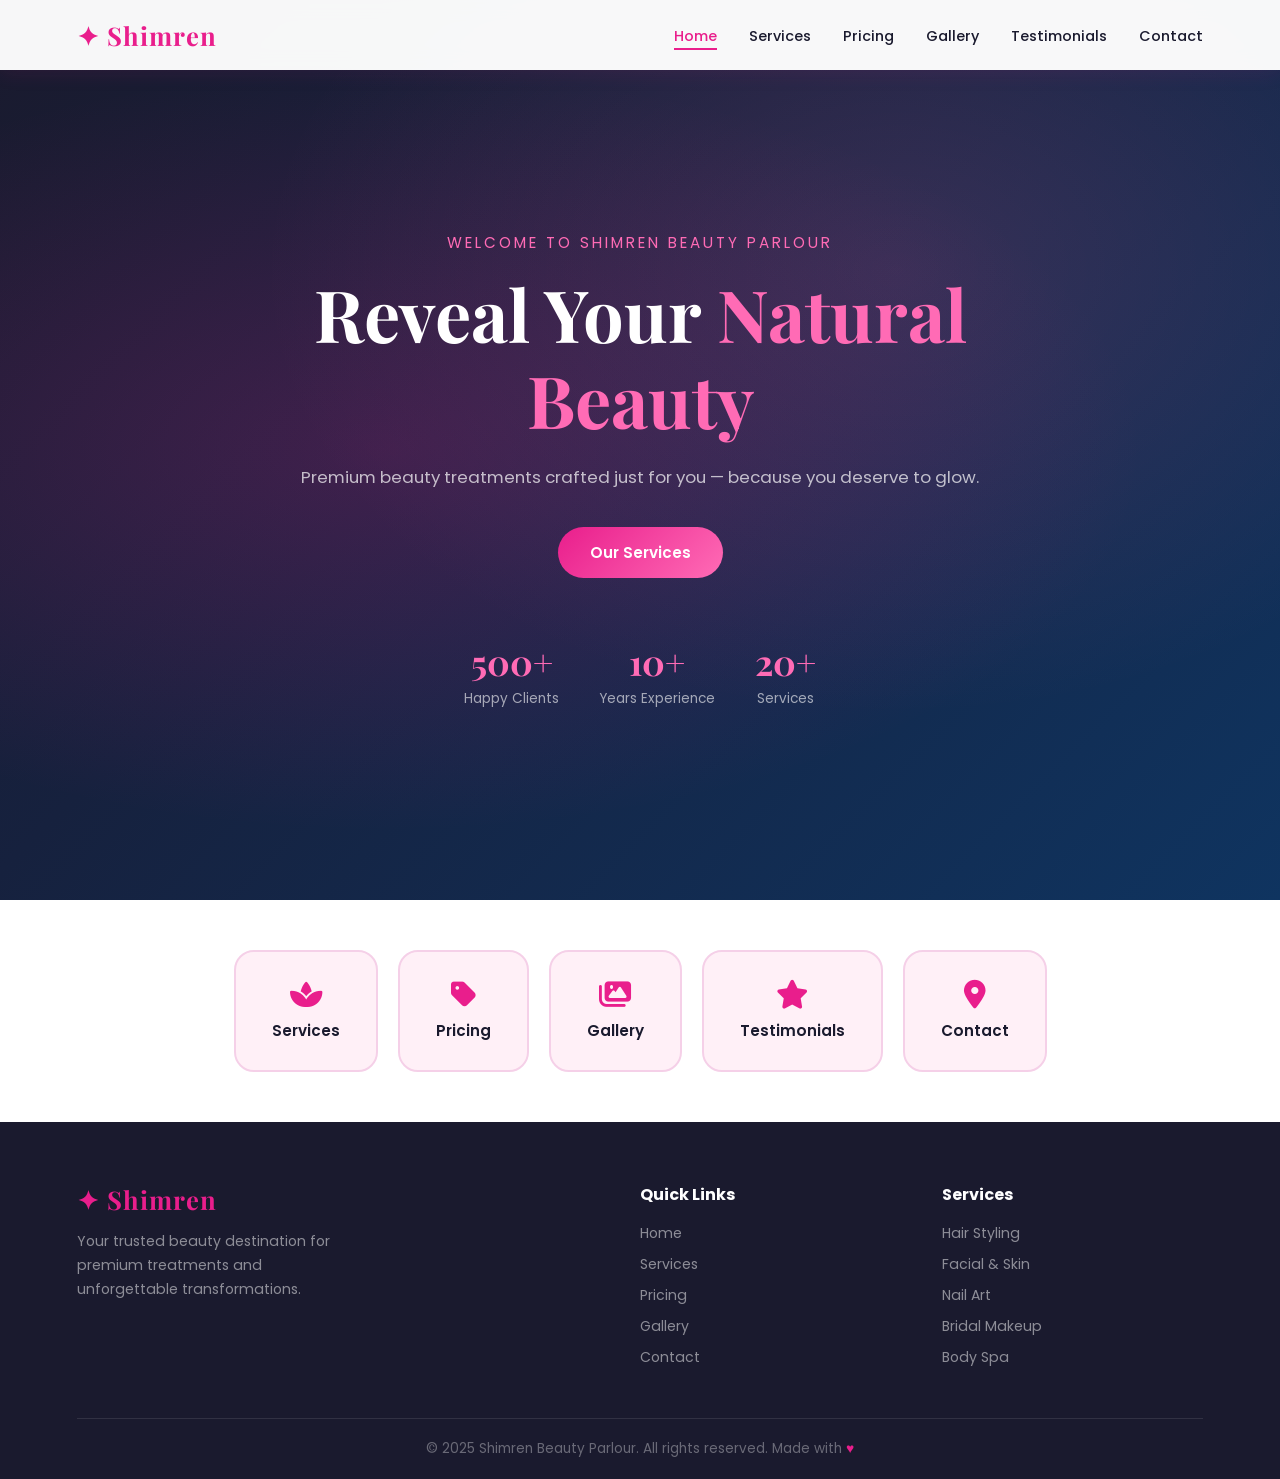
<file: index.html>
<!DOCTYPE html>
<html lang="en">
<head>
  <meta charset="UTF-8"/>
  <meta name="viewport" content="width=device-width, initial-scale=1.0"/>
  <title>Shimren Beauty Parlour – Home</title>
  <link rel="stylesheet" href="style.css"/>
  <link href="https://fonts.googleapis.com/css2?family=Playfair+Display:wght@400;600;700&family=Poppins:wght@300;400;500;600&display=swap" rel="stylesheet"/>
  <link rel="stylesheet" href="https://cdnjs.cloudflare.com/ajax/libs/font-awesome/6.5.0/css/all.min.css"/>
</head>
<body>

  <nav class="navbar" id="navbar">
    <div class="logo">✦ Shimren</div>
    <ul class="nav-links">
      <li><a href="index.html" class="active">Home</a></li>
      <li><a href="services.html">Services</a></li>
      <li><a href="pricing.html">Pricing</a></li>
      <li><a href="gallery.html">Gallery</a></li>
      <li><a href="testimonials.html">Testimonials</a></li>
      <li><a href="contact.html">Contact</a></li>
    </ul>
    <div class="hamburger" onclick="toggleMenu()"><i class="fas fa-bars"></i></div>
  </nav>

  <section class="hero">
    <div class="hero-content">
      <p class="hero-sub">Welcome to Shimren Beauty Parlour</p>
      <h1>Reveal Your <span>Natural Beauty</span></h1>
      <p class="hero-desc">Premium beauty treatments crafted just for you — because you deserve to glow.</p>
      <div class="hero-btns">
        <a href="services.html" class="btn-primary">Our Services</a>
      </div>
    </div>
    <div class="hero-badges">
      <div class="badge"><span>500+</span><p>Happy Clients</p></div>
      <div class="badge"><span>10+</span><p>Years Experience</p></div>
      <div class="badge"><span>20+</span><p>Services</p></div>
    </div>
  </section>

  <section class="quick-nav">
    <a href="services.html" class="qcard"><i class="fas fa-spa"></i><span>Services</span></a>
    <a href="pricing.html" class="qcard"><i class="fas fa-tag"></i><span>Pricing</span></a>
    <a href="gallery.html" class="qcard"><i class="fas fa-images"></i><span>Gallery</span></a>
    <a href="testimonials.html" class="qcard"><i class="fas fa-star"></i><span>Testimonials</span></a>
    <a href="contact.html" class="qcard"><i class="fas fa-map-marker-alt"></i><span>Contact</span></a>
  </section>

  <footer class="footer">
    <div class="footer-content">
      <div class="footer-brand">
        <div class="logo">✦ Shimren</div>
        <p>Your trusted beauty destination for premium treatments and unforgettable transformations.</p>
      </div>
      <div class="footer-links">
        <h4>Quick Links</h4>
        <a href="index.html">Home</a>
        <a href="services.html">Services</a>
        <a href="pricing.html">Pricing</a>
        <a href="gallery.html">Gallery</a>
        <a href="contact.html">Contact</a>
      </div>
      <div class="footer-links">
        <h4>Services</h4>
        <a href="services.html">Hair Styling</a>
        <a href="services.html">Facial &amp; Skin</a>
        <a href="services.html">Nail Art</a>
        <a href="services.html">Bridal Makeup</a>
        <a href="services.html">Body Spa</a>
      </div>
    </div>
    <div class="footer-bottom">
      <p>© 2025 Shimren Beauty Parlour. All rights reserved. Made with <span>♥</span></p>
    </div>
  </footer>

  <script src="script.js"></script>
</body>
</html>
</file>
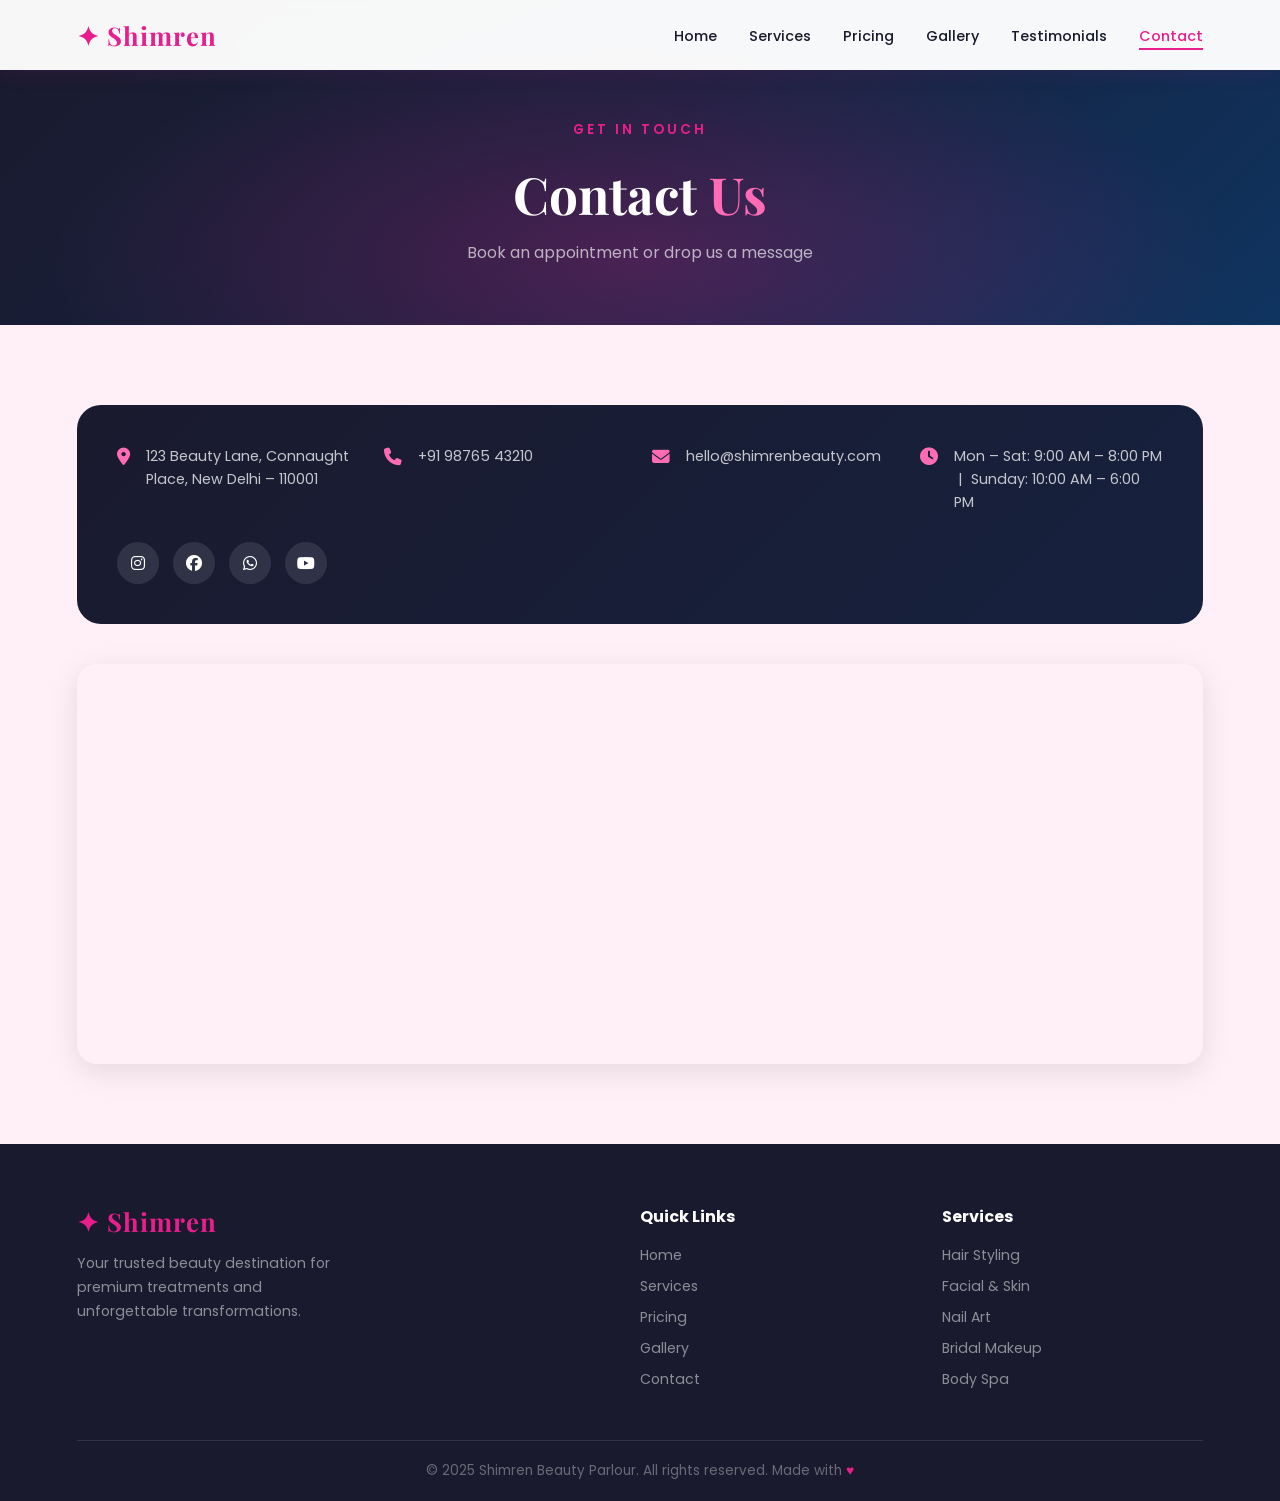
<file: contact.html>
<!DOCTYPE html>
<html lang="en">
<head>
  <meta charset="UTF-8"/>
  <meta name="viewport" content="width=device-width, initial-scale=1.0"/>
  <title>Shimren – Contact</title>
  <link rel="stylesheet" href="style.css"/>
  <link href="https://fonts.googleapis.com/css2?family=Playfair+Display:wght@400;600;700&family=Poppins:wght@300;400;500;600&display=swap" rel="stylesheet"/>
  <link rel="stylesheet" href="https://cdnjs.cloudflare.com/ajax/libs/font-awesome/6.5.0/css/all.min.css"/>
</head>
<body>

  <nav class="navbar" id="navbar">
    <div class="logo">✦ Shimren</div>
    <ul class="nav-links">
      <li><a href="index.html">Home</a></li>
      <li><a href="services.html">Services</a></li>
      <li><a href="pricing.html">Pricing</a></li>
      <li><a href="gallery.html">Gallery</a></li>
      <li><a href="testimonials.html">Testimonials</a></li>
      <li><a href="contact.html" class="active">Contact</a></li>
    </ul>
    <div class="hamburger" onclick="toggleMenu()"><i class="fas fa-bars"></i></div>
  </nav>

  <div class="page-hero">
    <span class="section-tag">Get In Touch</span>
    <h1>Contact <span>Us</span></h1>
    <p>Book an appointment or drop us a message</p>
  </div>

  <section class="section contact-section">
    <div class="contact-info-full">
      <div class="info-item"><i class="fas fa-map-marker-alt"></i><p>123 Beauty Lane, Connaught Place, New Delhi – 110001</p></div>
      <div class="info-item"><i class="fas fa-phone"></i><p>+91 98765 43210</p></div>
      <div class="info-item"><i class="fas fa-envelope"></i><p>hello@shimrenbeauty.com</p></div>
      <div class="info-item"><i class="fas fa-clock"></i><p>Mon – Sat: 9:00 AM – 8:00 PM &nbsp;|&nbsp; Sunday: 10:00 AM – 6:00 PM</p></div>
      <div class="social-links">
        <a href="#" aria-label="Instagram"><i class="fab fa-instagram"></i></a>
        <a href="#" aria-label="Facebook"><i class="fab fa-facebook"></i></a>
        <a href="#" aria-label="WhatsApp"><i class="fab fa-whatsapp"></i></a>
        <a href="#" aria-label="YouTube"><i class="fab fa-youtube"></i></a>
      </div>
    </div>
    <div class="map-container">
      <iframe
        src="https://www.google.com/maps/embed?pb=!1m18!1m12!1m3!1d3501.9!2d77.2195!3d28.6315!2m3!1f0!2f0!3f0!3m2!1i1024!2i768!4f13.1!3m3!1m2!1s0x390cfd37b741d057%3A0xcdee88e47393c3f1!2sConnaught%20Place%2C%20New%20Delhi!5e0!3m2!1sen!2sin!4v1700000000000"
        allowfullscreen="" loading="lazy" referrerpolicy="no-referrer-when-downgrade" title="Shimren Location">
      </iframe>
    </div>
  </section>

  <footer class="footer">
    <div class="footer-content">
      <div class="footer-brand">
        <div class="logo">✦ Shimren</div>
        <p>Your trusted beauty destination for premium treatments and unforgettable transformations.</p>
      </div>
      <div class="footer-links">
        <h4>Quick Links</h4>
        <a href="index.html">Home</a>
        <a href="services.html">Services</a>
        <a href="pricing.html">Pricing</a>
        <a href="gallery.html">Gallery</a>
        <a href="contact.html">Contact</a>
      </div>
      <div class="footer-links">
        <h4>Services</h4>
        <a href="services.html">Hair Styling</a>
        <a href="services.html">Facial &amp; Skin</a>
        <a href="services.html">Nail Art</a>
        <a href="services.html">Bridal Makeup</a>
        <a href="services.html">Body Spa</a>
      </div>
    </div>
    <div class="footer-bottom">
      <p>© 2025 Shimren Beauty Parlour. All rights reserved. Made with <span>♥</span></p>
    </div>
  </footer>

  <script src="script.js"></script>
</body>
</html>
</file>
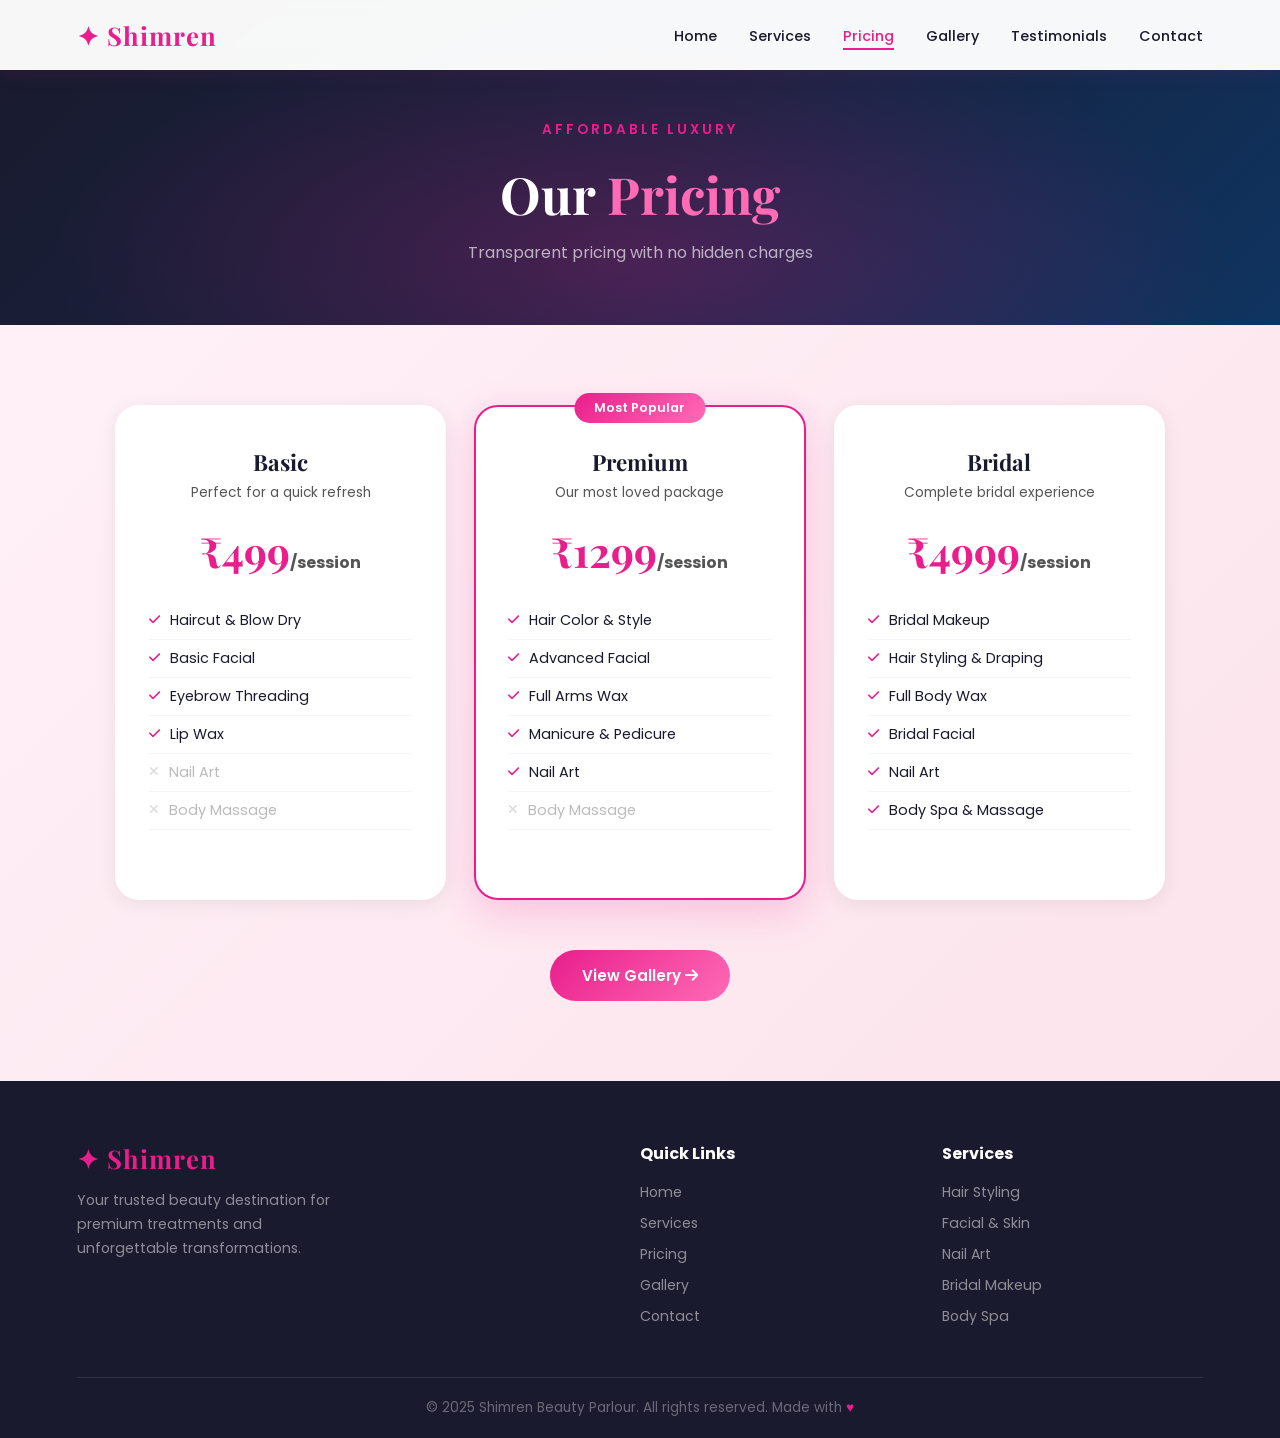
<file: pricing.html>
<!DOCTYPE html>
<html lang="en">
<head>
  <meta charset="UTF-8"/>
  <meta name="viewport" content="width=device-width, initial-scale=1.0"/>
  <title>Shimren – Pricing</title>
  <link rel="stylesheet" href="style.css"/>
  <link href="https://fonts.googleapis.com/css2?family=Playfair+Display:wght@400;600;700&family=Poppins:wght@300;400;500;600&display=swap" rel="stylesheet"/>
  <link rel="stylesheet" href="https://cdnjs.cloudflare.com/ajax/libs/font-awesome/6.5.0/css/all.min.css"/>
</head>
<body>

  <nav class="navbar" id="navbar">
    <div class="logo">✦ Shimren</div>
    <ul class="nav-links">
      <li><a href="index.html">Home</a></li>
      <li><a href="services.html">Services</a></li>
      <li><a href="pricing.html" class="active">Pricing</a></li>
      <li><a href="gallery.html">Gallery</a></li>
      <li><a href="testimonials.html">Testimonials</a></li>
      <li><a href="contact.html">Contact</a></li>
    </ul>
    <div class="hamburger" onclick="toggleMenu()"><i class="fas fa-bars"></i></div>
  </nav>

  <div class="page-hero">
    <span class="section-tag">Affordable Luxury</span>
    <h1>Our <span>Pricing</span></h1>
    <p>Transparent pricing with no hidden charges</p>
  </div>

  <section class="section pricing-section">
    <div class="pricing-grid">
      <div class="pricing-card">
        <div class="pricing-top">
          <h3>Basic</h3>
          <p>Perfect for a quick refresh</p>
        </div>
        <div class="price">₹499<span>/session</span></div>
        <ul>
          <li><i class="fas fa-check"></i> Haircut &amp; Blow Dry</li>
          <li><i class="fas fa-check"></i> Basic Facial</li>
          <li><i class="fas fa-check"></i> Eyebrow Threading</li>
          <li><i class="fas fa-check"></i> Lip Wax</li>
          <li class="disabled"><i class="fas fa-times"></i> Nail Art</li>
          <li class="disabled"><i class="fas fa-times"></i> Body Massage</li>
        </ul>
      </div>
      <div class="pricing-card featured">
        <div class="badge-popular">Most Popular</div>
        <div class="pricing-top">
          <h3>Premium</h3>
          <p>Our most loved package</p>
        </div>
        <div class="price">₹1299<span>/session</span></div>
        <ul>
          <li><i class="fas fa-check"></i> Hair Color &amp; Style</li>
          <li><i class="fas fa-check"></i> Advanced Facial</li>
          <li><i class="fas fa-check"></i> Full Arms Wax</li>
          <li><i class="fas fa-check"></i> Manicure &amp; Pedicure</li>
          <li><i class="fas fa-check"></i> Nail Art</li>
          <li class="disabled"><i class="fas fa-times"></i> Body Massage</li>
        </ul>
      </div>
      <div class="pricing-card">
        <div class="pricing-top">
          <h3>Bridal</h3>
          <p>Complete bridal experience</p>
        </div>
        <div class="price">₹4999<span>/session</span></div>
        <ul>
          <li><i class="fas fa-check"></i> Bridal Makeup</li>
          <li><i class="fas fa-check"></i> Hair Styling &amp; Draping</li>
          <li><i class="fas fa-check"></i> Full Body Wax</li>
          <li><i class="fas fa-check"></i> Bridal Facial</li>
          <li><i class="fas fa-check"></i> Nail Art</li>
          <li><i class="fas fa-check"></i> Body Spa &amp; Massage</li>
        </ul>
      </div>
    </div>
    <div class="page-cta">
      <a href="gallery.html" class="btn-primary">View Gallery <i class="fas fa-arrow-right"></i></a>
    </div>
  </section>

  <footer class="footer">
    <div class="footer-content">
      <div class="footer-brand">
        <div class="logo">✦ Shimren</div>
        <p>Your trusted beauty destination for premium treatments and unforgettable transformations.</p>
      </div>
      <div class="footer-links">
        <h4>Quick Links</h4>
        <a href="index.html">Home</a>
        <a href="services.html">Services</a>
        <a href="pricing.html">Pricing</a>
        <a href="gallery.html">Gallery</a>
        <a href="contact.html">Contact</a>
      </div>
      <div class="footer-links">
        <h4>Services</h4>
        <a href="services.html">Hair Styling</a>
        <a href="services.html">Facial &amp; Skin</a>
        <a href="services.html">Nail Art</a>
        <a href="services.html">Bridal Makeup</a>
        <a href="services.html">Body Spa</a>
      </div>
    </div>
    <div class="footer-bottom">
      <p>© 2025 Shimren Beauty Parlour. All rights reserved. Made with <span>♥</span></p>
    </div>
  </footer>

  <script src="script.js"></script>
</body>
</html>
</file>
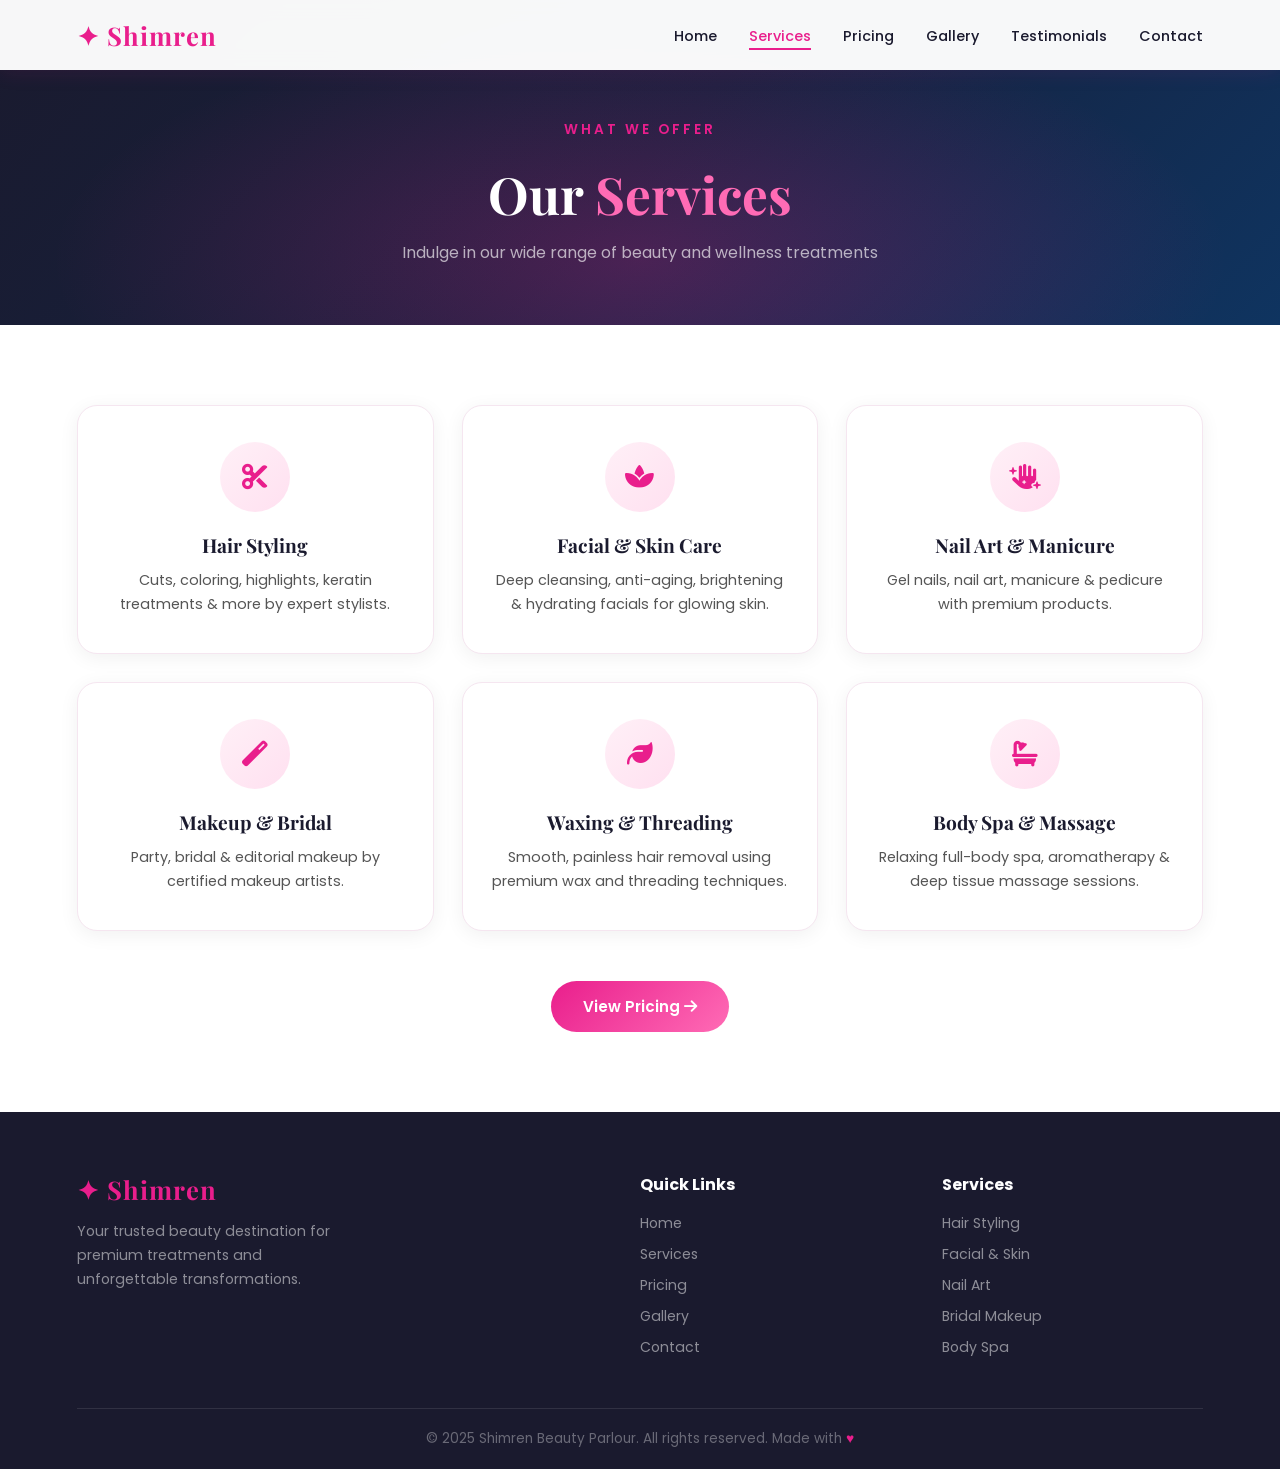
<file: services.html>
<!DOCTYPE html>
<html lang="en">
<head>
  <meta charset="UTF-8"/>
  <meta name="viewport" content="width=device-width, initial-scale=1.0"/>
  <title>Shimren – Services</title>
  <link rel="stylesheet" href="style.css"/>
  <link href="https://fonts.googleapis.com/css2?family=Playfair+Display:wght@400;600;700&family=Poppins:wght@300;400;500;600&display=swap" rel="stylesheet"/>
  <link rel="stylesheet" href="https://cdnjs.cloudflare.com/ajax/libs/font-awesome/6.5.0/css/all.min.css"/>
</head>
<body>

  <nav class="navbar" id="navbar">
    <div class="logo">✦ Shimren</div>
    <ul class="nav-links">
      <li><a href="index.html">Home</a></li>
      <li><a href="services.html" class="active">Services</a></li>
      <li><a href="pricing.html">Pricing</a></li>
      <li><a href="gallery.html">Gallery</a></li>
      <li><a href="testimonials.html">Testimonials</a></li>
      <li><a href="contact.html">Contact</a></li>
    </ul>
    <div class="hamburger" onclick="toggleMenu()"><i class="fas fa-bars"></i></div>
  </nav>

  <div class="page-hero">
    <span class="section-tag">What We Offer</span>
    <h1>Our <span>Services</span></h1>
    <p>Indulge in our wide range of beauty and wellness treatments</p>
  </div>

  <section class="section">
    <div class="services-grid">
      <div class="service-card">
        <div class="service-icon"><i class="fas fa-cut"></i></div>
        <h3>Hair Styling</h3>
        <p>Cuts, coloring, highlights, keratin treatments &amp; more by expert stylists.</p>
      </div>
      <div class="service-card">
        <div class="service-icon"><i class="fas fa-spa"></i></div>
        <h3>Facial &amp; Skin Care</h3>
        <p>Deep cleansing, anti-aging, brightening &amp; hydrating facials for glowing skin.</p>
      </div>
      <div class="service-card">
        <div class="service-icon"><i class="fas fa-hand-sparkles"></i></div>
        <h3>Nail Art &amp; Manicure</h3>
        <p>Gel nails, nail art, manicure &amp; pedicure with premium products.</p>
      </div>
      <div class="service-card">
        <div class="service-icon"><i class="fas fa-magic"></i></div>
        <h3>Makeup &amp; Bridal</h3>
        <p>Party, bridal &amp; editorial makeup by certified makeup artists.</p>
      </div>
      <div class="service-card">
        <div class="service-icon"><i class="fas fa-leaf"></i></div>
        <h3>Waxing &amp; Threading</h3>
        <p>Smooth, painless hair removal using premium wax and threading techniques.</p>
      </div>
      <div class="service-card">
        <div class="service-icon"><i class="fas fa-bath"></i></div>
        <h3>Body Spa &amp; Massage</h3>
        <p>Relaxing full-body spa, aromatherapy &amp; deep tissue massage sessions.</p>
      </div>
    </div>
    <div class="page-cta">
      <a href="pricing.html" class="btn-primary">View Pricing <i class="fas fa-arrow-right"></i></a>
    </div>
  </section>

  <footer class="footer">
    <div class="footer-content">
      <div class="footer-brand">
        <div class="logo">✦ Shimren</div>
        <p>Your trusted beauty destination for premium treatments and unforgettable transformations.</p>
      </div>
      <div class="footer-links">
        <h4>Quick Links</h4>
        <a href="index.html">Home</a>
        <a href="services.html">Services</a>
        <a href="pricing.html">Pricing</a>
        <a href="gallery.html">Gallery</a>
        <a href="contact.html">Contact</a>
      </div>
      <div class="footer-links">
        <h4>Services</h4>
        <a href="services.html">Hair Styling</a>
        <a href="services.html">Facial &amp; Skin</a>
        <a href="services.html">Nail Art</a>
        <a href="services.html">Bridal Makeup</a>
        <a href="services.html">Body Spa</a>
      </div>
    </div>
    <div class="footer-bottom">
      <p>© 2025 Shimren Beauty Parlour. All rights reserved. Made with <span>♥</span></p>
    </div>
  </footer>

  <script src="script.js"></script>
</body>
</html>
</file>
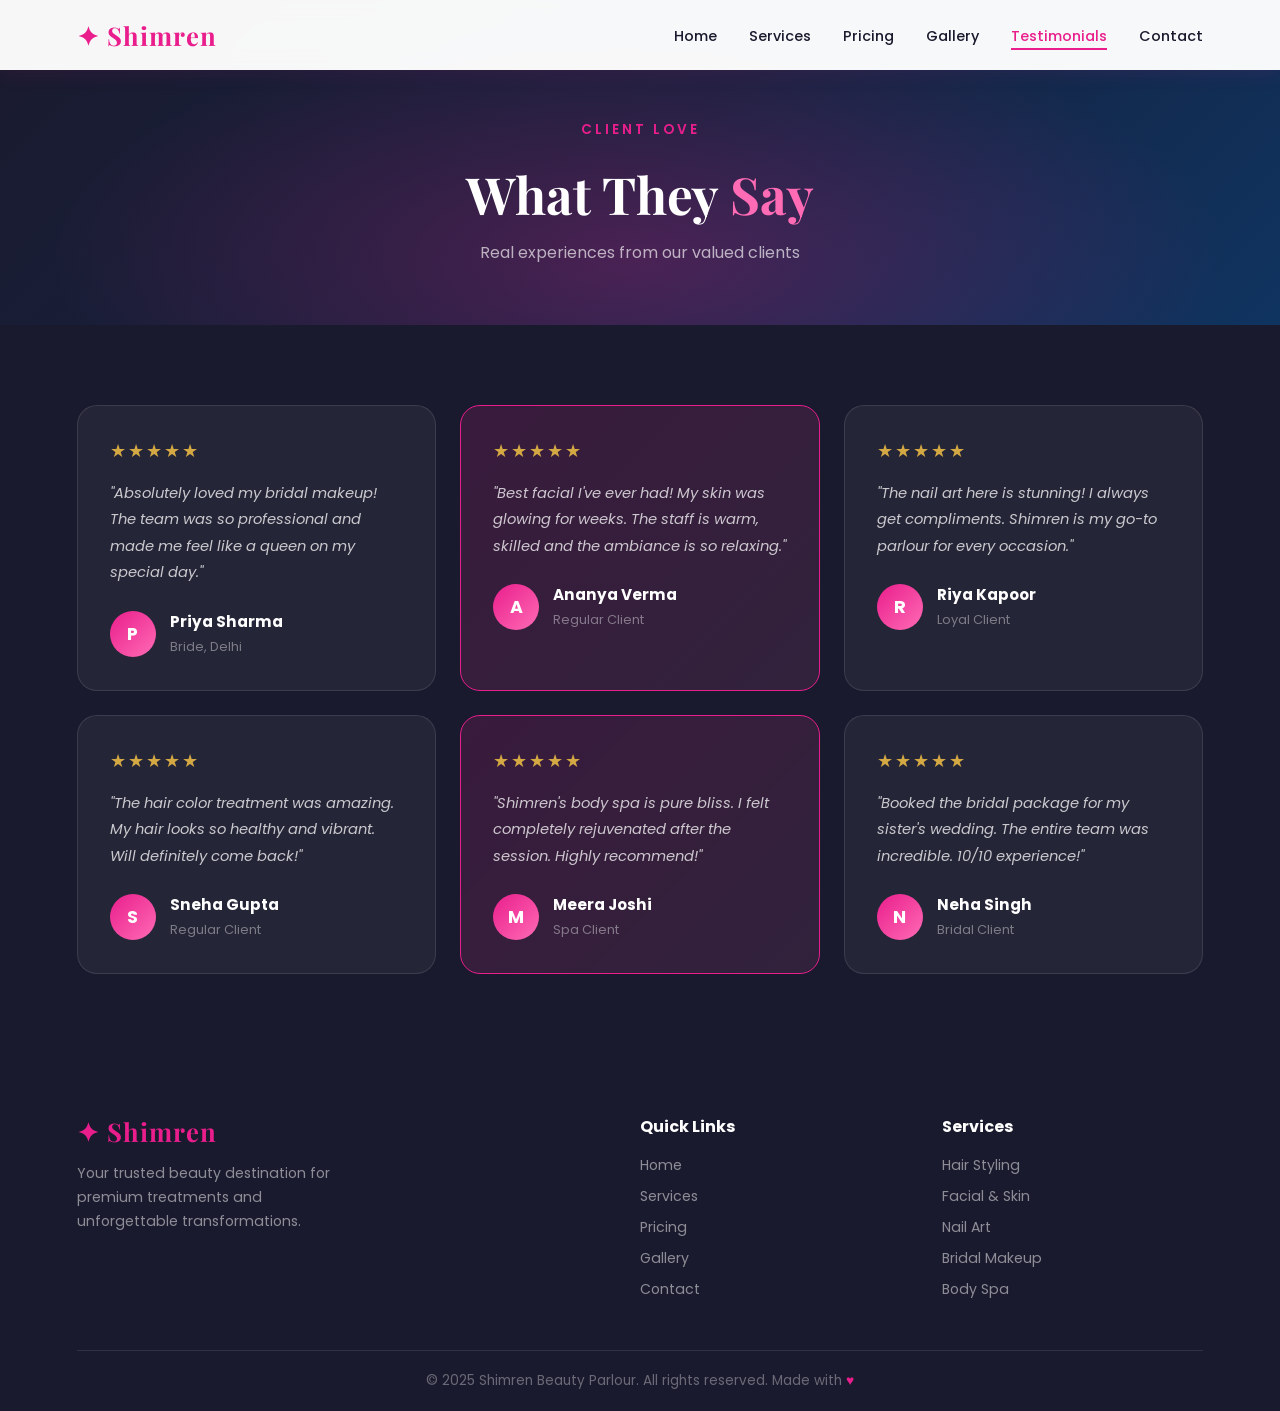
<file: testimonials.html>
<!DOCTYPE html>
<html lang="en">
<head>
  <meta charset="UTF-8"/>
  <meta name="viewport" content="width=device-width, initial-scale=1.0"/>
  <title>Shimren – Testimonials</title>
  <link rel="stylesheet" href="style.css"/>
  <link href="https://fonts.googleapis.com/css2?family=Playfair+Display:wght@400;600;700&family=Poppins:wght@300;400;500;600&display=swap" rel="stylesheet"/>
  <link rel="stylesheet" href="https://cdnjs.cloudflare.com/ajax/libs/font-awesome/6.5.0/css/all.min.css"/>
</head>
<body>

  <nav class="navbar" id="navbar">
    <div class="logo">✦ Shimren</div>
    <ul class="nav-links">
      <li><a href="index.html">Home</a></li>
      <li><a href="services.html">Services</a></li>
      <li><a href="pricing.html">Pricing</a></li>
      <li><a href="gallery.html">Gallery</a></li>
      <li><a href="testimonials.html" class="active">Testimonials</a></li>
      <li><a href="contact.html">Contact</a></li>
    </ul>
    <div class="hamburger" onclick="toggleMenu()"><i class="fas fa-bars"></i></div>
  </nav>

  <div class="page-hero">
    <span class="section-tag">Client Love</span>
    <h1>What They <span>Say</span></h1>
    <p>Real experiences from our valued clients</p>
  </div>

  <section class="section testimonials-section">
    <div class="testimonials-grid">
      <div class="testimonial-card">
        <div class="stars">★★★★★</div>
        <p>"Absolutely loved my bridal makeup! The team was so professional and made me feel like a queen on my special day."</p>
        <div class="client">
          <div class="client-avatar">P</div>
          <div><strong>Priya Sharma</strong><span>Bride, Delhi</span></div>
        </div>
      </div>
      <div class="testimonial-card featured-review">
        <div class="stars">★★★★★</div>
        <p>"Best facial I've ever had! My skin was glowing for weeks. The staff is warm, skilled and the ambiance is so relaxing."</p>
        <div class="client">
          <div class="client-avatar">A</div>
          <div><strong>Ananya Verma</strong><span>Regular Client</span></div>
        </div>
      </div>
      <div class="testimonial-card">
        <div class="stars">★★★★★</div>
        <p>"The nail art here is stunning! I always get compliments. Shimren is my go-to parlour for every occasion."</p>
        <div class="client">
          <div class="client-avatar">R</div>
          <div><strong>Riya Kapoor</strong><span>Loyal Client</span></div>
        </div>
      </div>
      <div class="testimonial-card">
        <div class="stars">★★★★★</div>
        <p>"The hair color treatment was amazing. My hair looks so healthy and vibrant. Will definitely come back!"</p>
        <div class="client">
          <div class="client-avatar">S</div>
          <div><strong>Sneha Gupta</strong><span>Regular Client</span></div>
        </div>
      </div>
      <div class="testimonial-card featured-review">
        <div class="stars">★★★★★</div>
        <p>"Shimren's body spa is pure bliss. I felt completely rejuvenated after the session. Highly recommend!"</p>
        <div class="client">
          <div class="client-avatar">M</div>
          <div><strong>Meera Joshi</strong><span>Spa Client</span></div>
        </div>
      </div>
      <div class="testimonial-card">
        <div class="stars">★★★★★</div>
        <p>"Booked the bridal package for my sister's wedding. The entire team was incredible. 10/10 experience!"</p>
        <div class="client">
          <div class="client-avatar">N</div>
          <div><strong>Neha Singh</strong><span>Bridal Client</span></div>
        </div>
      </div>
    </div>
  </section>

  <footer class="footer">
    <div class="footer-content">
      <div class="footer-brand">
        <div class="logo">✦ Shimren</div>
        <p>Your trusted beauty destination for premium treatments and unforgettable transformations.</p>
      </div>
      <div class="footer-links">
        <h4>Quick Links</h4>
        <a href="index.html">Home</a>
        <a href="services.html">Services</a>
        <a href="pricing.html">Pricing</a>
        <a href="gallery.html">Gallery</a>
        <a href="contact.html">Contact</a>
      </div>
      <div class="footer-links">
        <h4>Services</h4>
        <a href="services.html">Hair Styling</a>
        <a href="services.html">Facial &amp; Skin</a>
        <a href="services.html">Nail Art</a>
        <a href="services.html">Bridal Makeup</a>
        <a href="services.html">Body Spa</a>
      </div>
    </div>
    <div class="footer-bottom">
      <p>© 2025 Shimren Beauty Parlour. All rights reserved. Made with <span>♥</span></p>
    </div>
  </footer>

  <script src="script.js"></script>
</body>
</html>
</file>
<file: style.css>
* { margin: 0; padding: 0; box-sizing: border-box; }

:root {
  --pink: #e91e8c;
  --pink-light: #ff6bb5;
  --pink-pale: #fff0f7;
  --dark: #1a1a2e;
  --text: #555;
  --white: #fff;
  --gold: #d4a843;
}

html { scroll-behavior: smooth; }

body {
  font-family: 'Poppins', sans-serif;
  color: var(--text);
  overflow-x: hidden;
}

/* ── NAVBAR ── */
.navbar {
  position: fixed; top: 0; width: 100%; z-index: 1000;
  display: flex; align-items: center; justify-content: space-between;
  padding: 18px 6%;
  background: rgba(255,255,255,0.97);
  backdrop-filter: blur(10px);
  box-shadow: 0 2px 20px rgba(233,30,140,0.1);
  transition: all 0.3s;
}
.navbar.scrolled { padding: 12px 6%; box-shadow: 0 4px 30px rgba(233,30,140,0.15); }
.logo { font-family: 'Playfair Display', serif; font-size: 1.6rem; font-weight: 700; color: var(--pink); letter-spacing: 1px; text-decoration: none; }
.nav-links { display: flex; list-style: none; gap: 32px; }
.nav-links a {
  text-decoration: none; color: var(--dark); font-size: 0.9rem;
  font-weight: 500; transition: color 0.3s; position: relative;
}
.nav-links a::after {
  content: ''; position: absolute; bottom: -4px; left: 0;
  width: 0; height: 2px; background: var(--pink); transition: width 0.3s;
}
.nav-links a:hover::after,
.nav-links a.active::after { width: 100%; }
.nav-links a:hover,
.nav-links a.active { color: var(--pink); }
.hamburger { display: none; font-size: 1.4rem; cursor: pointer; color: var(--pink); }

/* ── HERO (Home) ── */
.hero {
  min-height: 100vh;
  background: linear-gradient(135deg, #1a1a2e 0%, #16213e 40%, #0f3460 100%);
  display: flex; flex-direction: column; align-items: center; justify-content: center;
  text-align: center; padding: 120px 6% 80px; position: relative; overflow: hidden;
}
.hero::before {
  content: ''; position: absolute; inset: 0;
  background:
    radial-gradient(ellipse at 30% 50%, rgba(233,30,140,0.2) 0%, transparent 60%),
    radial-gradient(ellipse at 70% 30%, rgba(255,107,181,0.15) 0%, transparent 50%);
}
.hero-content { position: relative; z-index: 1; max-width: 750px; }
.hero-sub { color: var(--pink-light); font-size: 0.95rem; letter-spacing: 3px; text-transform: uppercase; margin-bottom: 16px; }
.hero-content h1 { font-family: 'Playfair Display', serif; font-size: clamp(2.5rem, 6vw, 4.5rem); color: #fff; line-height: 1.2; margin-bottom: 20px; }
.hero-content h1 span { color: var(--pink-light); }
.hero-desc { color: rgba(255,255,255,0.7); font-size: 1.05rem; margin-bottom: 36px; line-height: 1.7; }
.hero-btns { display: flex; gap: 16px; justify-content: center; flex-wrap: wrap; }
.hero-badges { display: flex; gap: 40px; margin-top: 60px; position: relative; z-index: 1; }
.badge { text-align: center; }
.badge span { font-family: 'Playfair Display', serif; font-size: 2.2rem; font-weight: 700; color: var(--pink-light); display: block; }
.badge p { color: rgba(255,255,255,0.6); font-size: 0.85rem; margin-top: 4px; }

/* ── QUICK NAV (Home page) ── */
.quick-nav {
  display: flex; justify-content: center; flex-wrap: wrap; gap: 20px;
  padding: 50px 6%; background: #fff;
}
.qcard {
  display: flex; flex-direction: column; align-items: center; gap: 10px;
  background: var(--pink-pale); border: 2px solid #f5d0e8;
  border-radius: 20px; padding: 28px 36px; text-decoration: none;
  color: var(--dark); font-weight: 600; font-size: 0.95rem;
  transition: all 0.3s; min-width: 120px;
}
.qcard i { font-size: 1.8rem; color: var(--pink); }
.qcard:hover { background: var(--pink); color: #fff; border-color: var(--pink); transform: translateY(-4px); box-shadow: 0 10px 30px rgba(233,30,140,0.25); }
.qcard:hover i { color: #fff; }

/* ── PAGE HERO (inner pages) ── */
.page-hero {
  min-height: 280px;
  background: linear-gradient(135deg, #1a1a2e 0%, #16213e 50%, #0f3460 100%);
  display: flex; flex-direction: column; align-items: center; justify-content: center;
  text-align: center; padding: 120px 6% 60px; position: relative; overflow: hidden;
}
.page-hero::before {
  content: ''; position: absolute; inset: 0;
  background: radial-gradient(ellipse at 50% 80%, rgba(233,30,140,0.25) 0%, transparent 65%);
}
.page-hero .section-tag { position: relative; z-index: 1; }
.page-hero h1 {
  font-family: 'Playfair Display', serif;
  font-size: clamp(2rem, 5vw, 3.2rem);
  color: #fff; margin: 10px 0 12px; position: relative; z-index: 1;
}
.page-hero h1 span { color: var(--pink-light); }
.page-hero p { color: rgba(255,255,255,0.65); font-size: 1rem; position: relative; z-index: 1; }

/* ── BUTTONS ── */
.btn-primary {
  background: linear-gradient(135deg, var(--pink), var(--pink-light));
  color: #fff; padding: 14px 32px; border-radius: 50px;
  text-decoration: none; font-weight: 600; font-size: 0.95rem;
  transition: all 0.3s; border: none; cursor: pointer; display: inline-block;
}
.btn-primary:hover { transform: translateY(-3px); box-shadow: 0 10px 30px rgba(233,30,140,0.4); }
.btn-outline {
  border: 2px solid rgba(255,255,255,0.5); color: #fff;
  padding: 14px 32px; border-radius: 50px; text-decoration: none;
  font-weight: 600; font-size: 0.95rem; transition: all 0.3s;
}
.btn-outline:hover { border-color: var(--pink-light); color: var(--pink-light); transform: translateY(-3px); }

/* ── SECTIONS ── */
.section { padding: 80px 6%; background: #fff; }
.section-tag { color: var(--pink); font-size: 0.85rem; letter-spacing: 3px; text-transform: uppercase; font-weight: 600; margin-bottom: 10px; display: block; }
.page-cta { text-align: center; margin-top: 50px; }

/* ── SERVICES ── */
.services-grid { display: grid; grid-template-columns: repeat(auto-fit, minmax(280px, 1fr)); gap: 28px; }
.service-card {
  background: #fff; border-radius: 20px; padding: 36px 28px; text-align: center;
  box-shadow: 0 4px 20px rgba(0,0,0,0.06); transition: all 0.3s; border: 1px solid #f5e6f0;
}
.service-card:hover { transform: translateY(-8px); box-shadow: 0 16px 40px rgba(233,30,140,0.15); border-color: var(--pink-light); }
.service-icon {
  width: 70px; height: 70px;
  background: linear-gradient(135deg, var(--pink-pale), #ffe0f0);
  border-radius: 50%; display: flex; align-items: center; justify-content: center; margin: 0 auto 20px;
}
.service-icon i { font-size: 1.6rem; color: var(--pink); }
.service-card h3 { font-family: 'Playfair Display', serif; font-size: 1.2rem; color: var(--dark); margin-bottom: 10px; }
.service-card p { font-size: 0.9rem; line-height: 1.7; color: var(--text); }

/* ── PRICING ── */
.pricing-section { background: linear-gradient(135deg, #fff0f7, #fce4ec) !important; }
.pricing-grid { display: grid; grid-template-columns: repeat(auto-fit, minmax(280px, 1fr)); gap: 28px; max-width: 1050px; margin: 0 auto; }
.pricing-card {
  background: #fff; border-radius: 24px; padding: 40px 32px; text-align: center;
  box-shadow: 0 4px 20px rgba(0,0,0,0.07); transition: all 0.3s;
  position: relative; border: 2px solid transparent;
}
.pricing-card:hover { transform: translateY(-6px); box-shadow: 0 16px 40px rgba(233,30,140,0.15); }
.pricing-card.featured { border-color: var(--pink); box-shadow: 0 12px 40px rgba(233,30,140,0.2); transform: scale(1.04); }
.pricing-card.featured:hover { transform: scale(1.04) translateY(-6px); }
.badge-popular {
  position: absolute; top: -14px; left: 50%; transform: translateX(-50%);
  background: linear-gradient(135deg, var(--pink), var(--pink-light));
  color: #fff; padding: 6px 20px; border-radius: 50px; font-size: 0.78rem; font-weight: 600; white-space: nowrap;
}
.pricing-top h3 { font-family: 'Playfair Display', serif; font-size: 1.4rem; color: var(--dark); margin-bottom: 6px; }
.pricing-top p { font-size: 0.85rem; color: var(--text); margin-bottom: 20px; }
.price { font-family: 'Playfair Display', serif; font-size: 2.6rem; font-weight: 700; color: var(--pink); margin-bottom: 24px; }
.price span { font-size: 1rem; color: var(--text); font-family: 'Poppins', sans-serif; }
.pricing-card ul { list-style: none; margin-bottom: 28px; text-align: left; }
.pricing-card ul li { padding: 8px 0; font-size: 0.9rem; display: flex; align-items: center; gap: 10px; border-bottom: 1px solid #f5f5f5; color: var(--dark); }
.pricing-card ul li i { color: var(--pink); font-size: 0.8rem; flex-shrink: 0; }
.pricing-card ul li.disabled { color: #bbb; }
.pricing-card ul li.disabled i { color: #ddd; }

/* ── GALLERY ── */
.gallery-filters { display: flex; gap: 12px; justify-content: center; flex-wrap: wrap; margin-bottom: 36px; }
.filter-btn {
  padding: 9px 24px; border-radius: 50px; border: 2px solid #f0d6e8;
  background: #fff; color: var(--dark); font-family: 'Poppins', sans-serif;
  font-size: 0.88rem; font-weight: 500; cursor: pointer; transition: all 0.3s;
}
.filter-btn:hover, .filter-btn.active { background: var(--pink); border-color: var(--pink); color: #fff; }

.gallery-grid { display: grid; grid-template-columns: repeat(4, 1fr); gap: 16px; }
.gallery-item {
  border-radius: 16px; overflow: hidden; position: relative;
  cursor: pointer; height: 240px;
  opacity: 1 !important; transform: none !important;
}
.gallery-item img { width: 100%; height: 100%; object-fit: cover; display: block; transition: transform 0.4s ease; }
.gallery-item:hover img { transform: scale(1.08); }
.gallery-item:hover .gallery-overlay { opacity: 1; }
.gallery-overlay {
  position: absolute; inset: 0;
  background: linear-gradient(to top, rgba(233,30,140,0.85) 0%, rgba(0,0,0,0.15) 100%);
  display: flex; flex-direction: column; align-items: flex-end;
  justify-content: space-between; padding: 16px 20px; opacity: 0; transition: opacity 0.3s;
}
.gallery-overlay i { color: #fff; font-size: 1rem; background: rgba(255,255,255,0.2); padding: 8px; border-radius: 50%; }
.gallery-overlay p { color: #fff; font-weight: 600; font-size: 0.95rem; align-self: flex-start; }
.gallery-item.hidden { display: none !important; }

/* ── LIGHTBOX ── */
.lightbox {
  display: none; position: fixed; inset: 0;
  background: rgba(0,0,0,0.93); z-index: 9999;
  align-items: center; justify-content: center;
}
.lightbox.open { display: flex; }
.lb-content { position: relative; max-width: 88vw; max-height: 88vh; text-align: center; }
.lb-content img { max-width: 100%; max-height: 78vh; border-radius: 12px; object-fit: contain; box-shadow: 0 20px 60px rgba(0,0,0,0.5); display: block; margin: 0 auto; }
.lb-content p { color: rgba(255,255,255,0.8); margin-top: 14px; font-size: 1rem; font-weight: 500; }
.lb-close {
  position: fixed; top: 20px; right: 24px;
  background: rgba(255,255,255,0.15); border: none; color: #fff;
  width: 44px; height: 44px; border-radius: 50%; font-size: 1.1rem;
  cursor: pointer; transition: background 0.3s; z-index: 10000;
  display: flex; align-items: center; justify-content: center;
}
.lb-close:hover { background: var(--pink); }
.lb-prev, .lb-next {
  position: fixed; top: 50%; transform: translateY(-50%);
  background: rgba(255,255,255,0.15); border: none; color: #fff;
  width: 48px; height: 48px; border-radius: 50%; font-size: 1.1rem;
  cursor: pointer; transition: background 0.3s; z-index: 10000;
  display: flex; align-items: center; justify-content: center;
}
.lb-prev { left: 20px; }
.lb-next { right: 20px; }
.lb-prev:hover, .lb-next:hover { background: var(--pink); }

/* ── TESTIMONIALS ── */
.testimonials-section { background: var(--dark) !important; padding: 80px 6%; }
.testimonials-grid { display: grid; grid-template-columns: repeat(auto-fit, minmax(280px, 1fr)); gap: 24px; }
.testimonial-card {
  background: rgba(255,255,255,0.05); border: 1px solid rgba(255,255,255,0.1);
  border-radius: 20px; padding: 32px; transition: all 0.3s;
}
.testimonial-card:hover { transform: translateY(-6px); border-color: var(--pink); }
.testimonial-card.featured-review {
  background: linear-gradient(135deg, rgba(233,30,140,0.15), rgba(255,107,181,0.1));
  border-color: var(--pink);
}
.stars { color: var(--gold); font-size: 1.1rem; margin-bottom: 16px; letter-spacing: 2px; }
.testimonial-card p { color: rgba(255,255,255,0.75); font-size: 0.92rem; line-height: 1.8; margin-bottom: 24px; font-style: italic; }
.client { display: flex; align-items: center; gap: 14px; }
.client-avatar {
  width: 46px; height: 46px; border-radius: 50%;
  background: linear-gradient(135deg, var(--pink), var(--pink-light));
  display: flex; align-items: center; justify-content: center;
  color: #fff; font-weight: 700; font-size: 1.1rem; flex-shrink: 0;
}
.client strong { display: block; color: #fff; font-size: 0.95rem; }
.client span { color: rgba(255,255,255,0.4); font-size: 0.8rem; }
.testimonials-section .page-cta .btn-primary { margin-top: 20px; }

/* ── CONTACT ── */
.contact-section { background: var(--pink-pale) !important; }
.contact-info-full {
  background: linear-gradient(135deg, var(--dark), #16213e);
  border-radius: 24px; padding: 40px; color: #fff;
  display: grid; grid-template-columns: repeat(auto-fit, minmax(220px, 1fr));
  gap: 24px; align-items: start; margin-bottom: 40px;
}
.info-item { display: flex; gap: 16px; align-items: flex-start; }
.info-item i { color: var(--pink-light); font-size: 1.1rem; margin-top: 3px; flex-shrink: 0; }
.info-item p { color: rgba(255,255,255,0.75); font-size: 0.9rem; line-height: 1.6; }
.social-links { display: flex; gap: 14px; margin-top: 4px; grid-column: 1 / -1; }
.social-links a {
  width: 42px; height: 42px; border-radius: 50%;
  background: rgba(255,255,255,0.1); display: flex; align-items: center;
  justify-content: center; color: #fff; text-decoration: none; transition: all 0.3s; font-size: 1rem;
}
.social-links a:hover { background: var(--pink); transform: translateY(-3px); }
.map-container { border-radius: 20px; overflow: hidden; height: 400px; box-shadow: 0 8px 30px rgba(0,0,0,0.1); }
.map-container iframe { width: 100%; height: 100%; border: none; display: block; }

/* ── FOOTER ── */
.footer { background: var(--dark); padding: 60px 6% 0; }
.footer-content {
  display: grid; grid-template-columns: 2fr 1fr 1fr; gap: 40px;
  padding-bottom: 40px; border-bottom: 1px solid rgba(255,255,255,0.1);
}
.footer-brand .logo { margin-bottom: 14px; display: block; }
.footer-brand p { color: rgba(255,255,255,0.5); font-size: 0.88rem; line-height: 1.7; max-width: 280px; }
.footer-links h4 { color: #fff; font-size: 1rem; margin-bottom: 16px; }
.footer-links a { display: block; color: rgba(255,255,255,0.5); text-decoration: none; font-size: 0.88rem; margin-bottom: 10px; transition: color 0.3s; }
.footer-links a:hover { color: var(--pink-light); }
.footer-bottom { text-align: center; padding: 20px 0; color: rgba(255,255,255,0.35); font-size: 0.85rem; }
.footer-bottom span { color: var(--pink); }

/* ── RESPONSIVE ── */
@media (max-width: 1100px) {
  .gallery-grid { grid-template-columns: repeat(3, 1fr); }
}
@media (max-width: 900px) {
  .contact-wrapper { grid-template-columns: 1fr; }
  .gallery-grid { grid-template-columns: repeat(2, 1fr); }
  .footer-content { grid-template-columns: 1fr 1fr; }
  .footer-brand { grid-column: span 2; }
  .pricing-card.featured { transform: scale(1); }
  .pricing-card.featured:hover { transform: translateY(-6px); }
}
@media (max-width: 768px) {
  .nav-links, .btn-nav { display: none; }
  .hamburger { display: block; }
  .nav-links.open {
    display: flex; flex-direction: column;
    position: absolute; top: 68px; left: 0; width: 100%;
    background: #fff; padding: 20px 6%;
    box-shadow: 0 10px 30px rgba(0,0,0,0.1); gap: 16px; z-index: 999;
  }
  .hero-badges { gap: 24px; }
  .form-row { grid-template-columns: 1fr; }
  .gallery-grid { grid-template-columns: repeat(2, 1fr); }
  .gallery-item { height: 200px; }
  .lb-prev { left: 8px; }
  .lb-next { right: 8px; }
  .quick-nav { gap: 12px; padding: 36px 4%; }
  .qcard { padding: 20px 24px; }
}
@media (max-width: 480px) {
  .gallery-grid { grid-template-columns: 1fr; }
  .gallery-item { height: 220px; }
  .footer-content { grid-template-columns: 1fr; }
  .footer-brand { grid-column: span 1; }
  .hero-badges { flex-direction: column; gap: 16px; }
  .quick-nav { flex-direction: column; align-items: center; }
}
</file>
